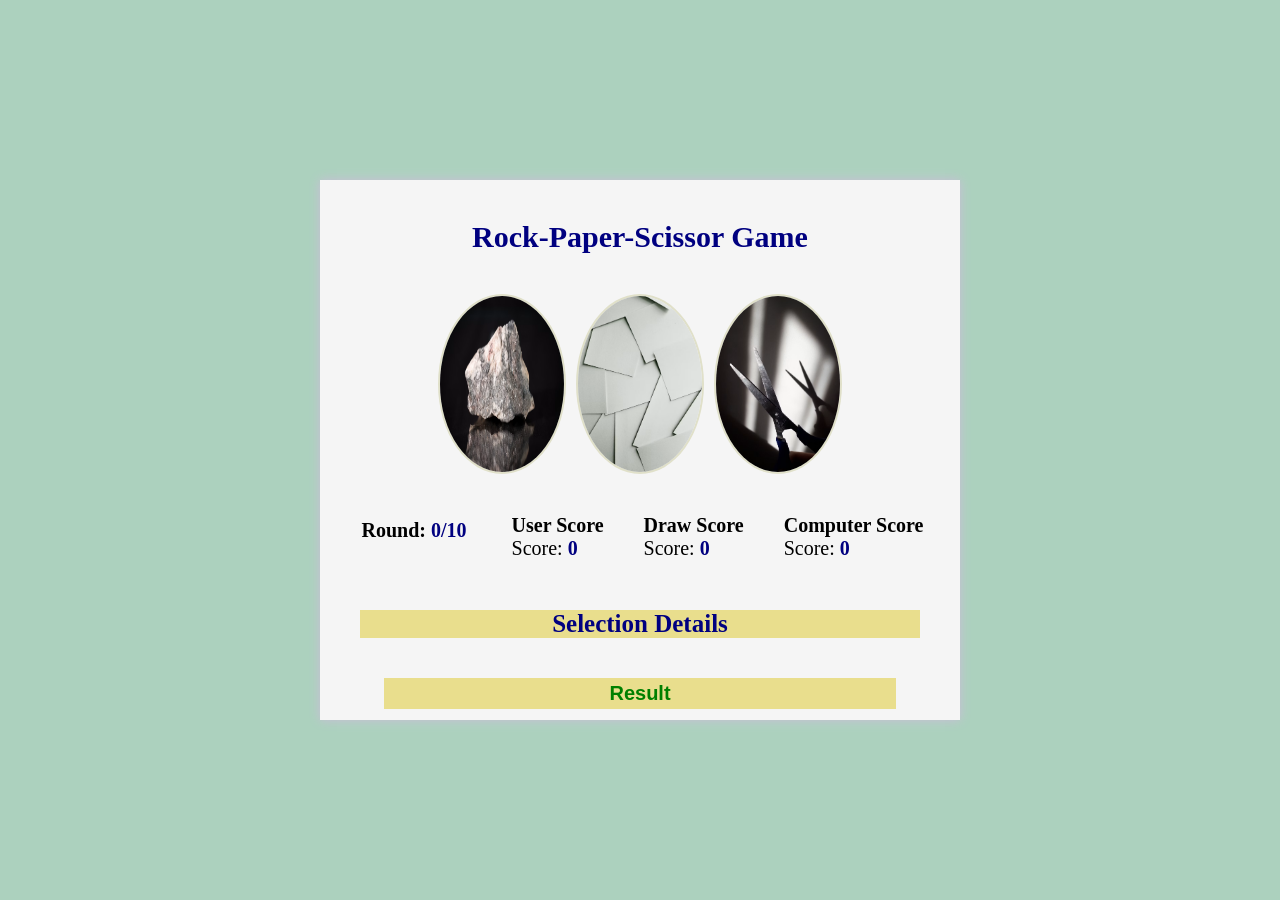
<file: rps-game/index.html>
<!doctype html>
<html lang="en">
  <head>
    <meta charset="UTF-8" />
    <meta name="viewport" content="width=device-width, initial-scale=1.0" />
    <title>Rock-Paper-Scissor</title>
    <link rel="stylesheet" href="style.css" />
  </head>
  <body>
    <div class="container">
      <p id="displaypara">Rock-Paper-Scissor Game</p>

      <div class="imagecontainer">
        <img src="rock.avif" id="rock" alt="Rock" />
        <img src="paper1.avif" id="paper" alt="Paper" />
        <img src="scissor2.avif" id="scissor" alt="Scissor" />
      </div>
      <div class="displaybox">
        <div>
          <p id="round">Round:<span id="turns"> 0/10</span></p>
        </div>
        <div class="leftdiv">
          <h4>User Score</h4>
          <p>Score: <span id="userscore">0</span></p>
        </div>
        <div class="center">
          <h4>Draw Score</h4>
          <p>Score: <span id="draw">0</span></p>
        </div>
        <div class="rightdiv">
          <h4>Computer Score</h4>
          <p>Score: <span id="compscore">0</span></p>
        </div>
      </div>
      <div>
        <p id="selection">Selection Details</p>
      </div>
      <div class="result">
        <button id="btn"><span>Result</span></button>
      </div>
    </div>
    <script src="script.js"></script>
  </body>
</html>
</file>
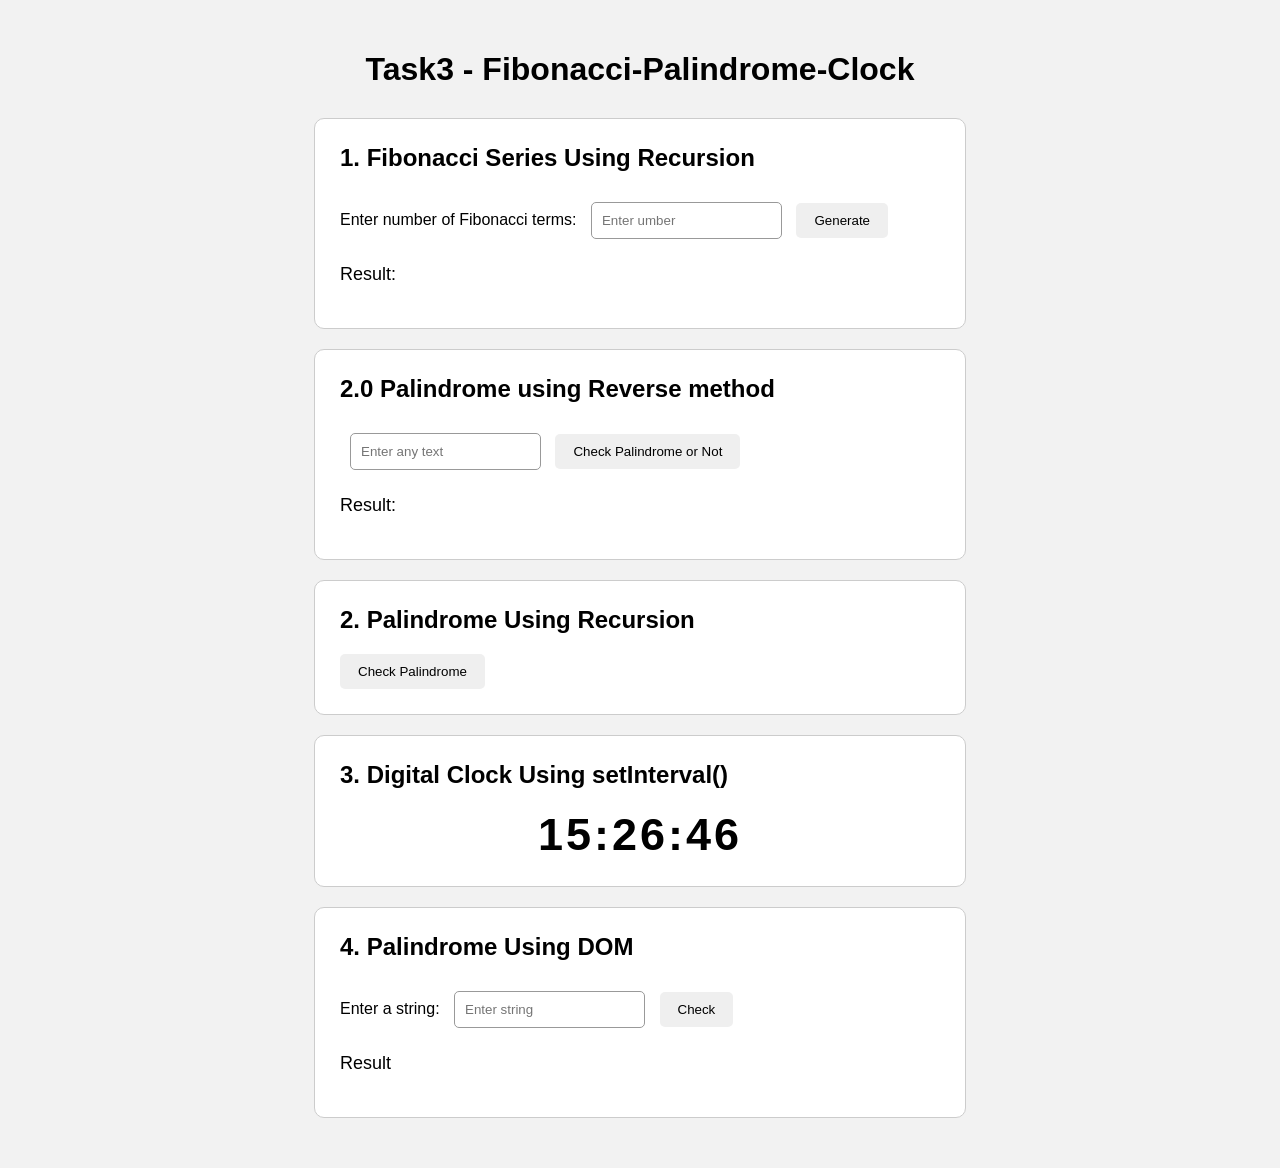
<file: task3/index.html>
<!doctype html>
<html lang="en">
  <head>
    <meta charset="UTF-8" />
    <meta name="viewport" content="width=device-width, initial-scale=1.0" />

    <title>Fibonacci-Palindrome-Clock</title>
    <link rel="stylesheet" href="style.css" />
  </head>

  <body>
    <h1>Task3 - Fibonacci-Palindrome-Clock</h1>
    <!-- 1Q) Write a Javascript program to get the first n fibonacci numbers using recursion . The value 'n' you can take from user(dynamically). -->

    <section class="task">
      <h2>1. Fibonacci Series Using Recursion</h2>
      <label for="num"> Enter number of Fibonacci terms: </label>
      <input type="number" id="num" min="1" placeholder="Enter umber " />
      <button onclick="displayFibonacci()">Generate</button>
      <p id="fibonacciResult">Result:</p>
    </section>
    <section class="task">
      <h2>2.0 Palindrome using Reverse method</h2>
      <label for="text"></label>
      <input
        type="text"
        id="text"
        name="text"
        placeholder="Enter any text"
        required
      />
      <button onclick="palindrome()">Check Palindrome or Not</button>
      <p id="palindomeResult">Result:</p>
    </section>

    <!-- 2Q - Write a Javascript program to check whether a given string is palindrome or not using recursion. Can take input from user using prompt. -->

    <section class="task">
      <h2>2. Palindrome Using Recursion</h2>
      <button onclick="palindromeUsingPrompt()">Check Palindrome</button>
    </section>

    <!-- 3Q - Creating a Clock using javascript setInterval() function.  -->
    <section class="task">
      <h2>3. Digital Clock Using setInterval()</h2>
      <div id="clock">00:00:00</div>
    </section>

    <!-- 4Q - By using DOM methods manipulate the browser document elements and implement the 2Q as shown in the attached image .Take input from user using input box. -->
    <section class="task">
      <h2>4. Palindrome Using DOM</h2>
      <label for="palindromeDOM"> Enter a string: </label>
      <input type="text" id="palindromeDOM" placeholder="Enter string" />
      <button onclick="checkPalindromeDOM()">Check</button>
      <p id="palindromeResult">Result</p>
    </section>

    <script src="script.js"></script>
  </body>
</html>
</file>
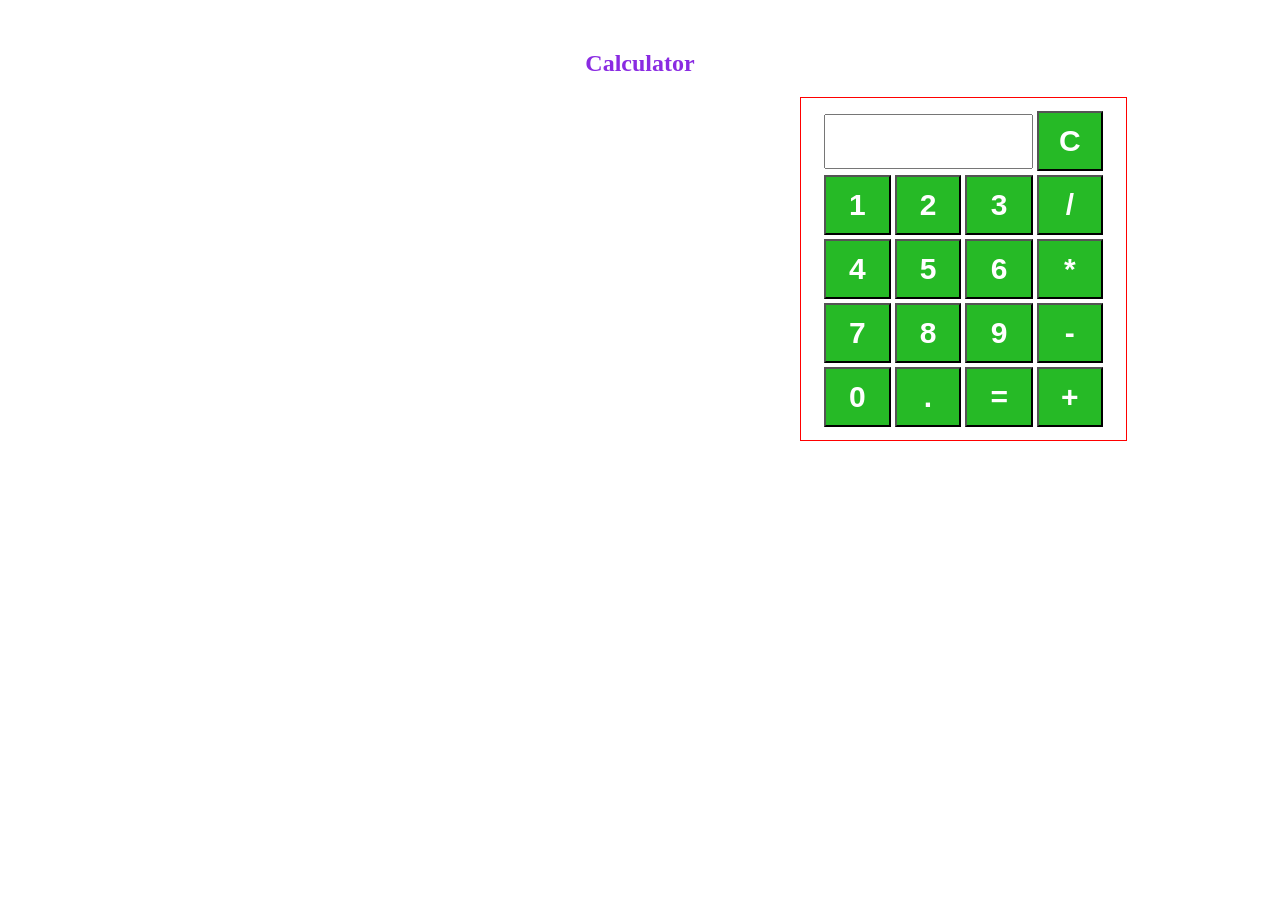
<file: calculator.html>
<!doctype html>
<html lang="en">
  <head>
    <meta charset="UTF-8" />
    <meta name="viewport" content="width=device-width, initial-scale=1.0" />
    <title>Calculator DOM</title>
    <style>
      body {
        margin: 0;
        padding: 0;
        box-sizing: border-box;
      }
      h2 {
        color: blueviolet;
        font-weight: bold;
        display: flex;
        justify-content: center;
        margin-top: 50px;
        margin-bottom: 0;
      }
      .table {
        width: 40%;
        align-items: center;
      }
      div {
        margin: 20px 800px;
        display: inline-block;
        justify-content: center;
        border: 1px solid red;
        padding: 10px 20px;
      }
      button {
        width: 100%;
        height: 60px;
        padding: 10px 20px;
        background-color: rgb(38, 186, 38);
        color: white;
        font-weight: bolder;
        font-size: 30px;
      }
      input {
        padding: 18px;
      }
    </style>
  </head>
  <body>
    <h2>Calculator</h2>
    <div>
      <table class="table">
        <tr>
          <td colspan="3"><input type="text" id="inputbox" /></td>
          <td><button value="C" onclick="empty()">C</button></td>
        </tr>
        <tr>
          <td><button value="1" onclick="clickbuttonfunc(1)">1</button></td>
          <td><button value="2" onclick="clickbuttonfunc(2)">2</button></td>
          <td><button value="3" onclick="clickbuttonfunc(3)">3</button></td>
          <td><button value="/" onclick="clickbuttonfunc('/')">/</button></td>
        </tr>
        <tr>
          <td><button value="4" onclick="clickbuttonfunc(4)">4</button></td>
          <td><button value="5" onclick="clickbuttonfunc(5)">5</button></td>
          <td><button value="6" onclick="clickbuttonfunc(6)">6</button></td>
          <td><button value="*" onclick="clickbuttonfunc('*')">*</button></td>
        </tr>
        <tr>
          <td><button value="7" onclick="clickbuttonfunc(7)">7</button></td>
          <td><button value="8" onclick="clickbuttonfunc(8)">8</button></td>
          <td><button value="9" onclick="clickbuttonfunc(9)">9</button></td>
          <td><button value="-" onclick="clickbuttonfunc('-')">-</button></td>
        </tr>
        <tr>
          <td><button value="0" onclick="clickbuttonfunc(0)">0</button></td>
          <td><button value="." onclick="clickbuttonfunc('.')">.</button></td>
          <td><button value="=" onclick="calc()">=</button></td>
          <td><button value="+" onclick="clickbuttonfunc('+')">+</button></td>
        </tr>
      </table>
    </div>
    <script>
      function clickbuttonfunc(val) {
        console.log("clickbuttonfunc");
        document.getElementById("inputbox").value += val;
      }
      function calc() {
        let var1 = document.getElementById("inputbox").value;
        let var2 = eval(var1);
        document.getElementById("inputbox").value = var2;
      }
      function empty() {
        document.getElementById("inputbox").value = "";
      }
    </script>
  </body>
</html>
</file>
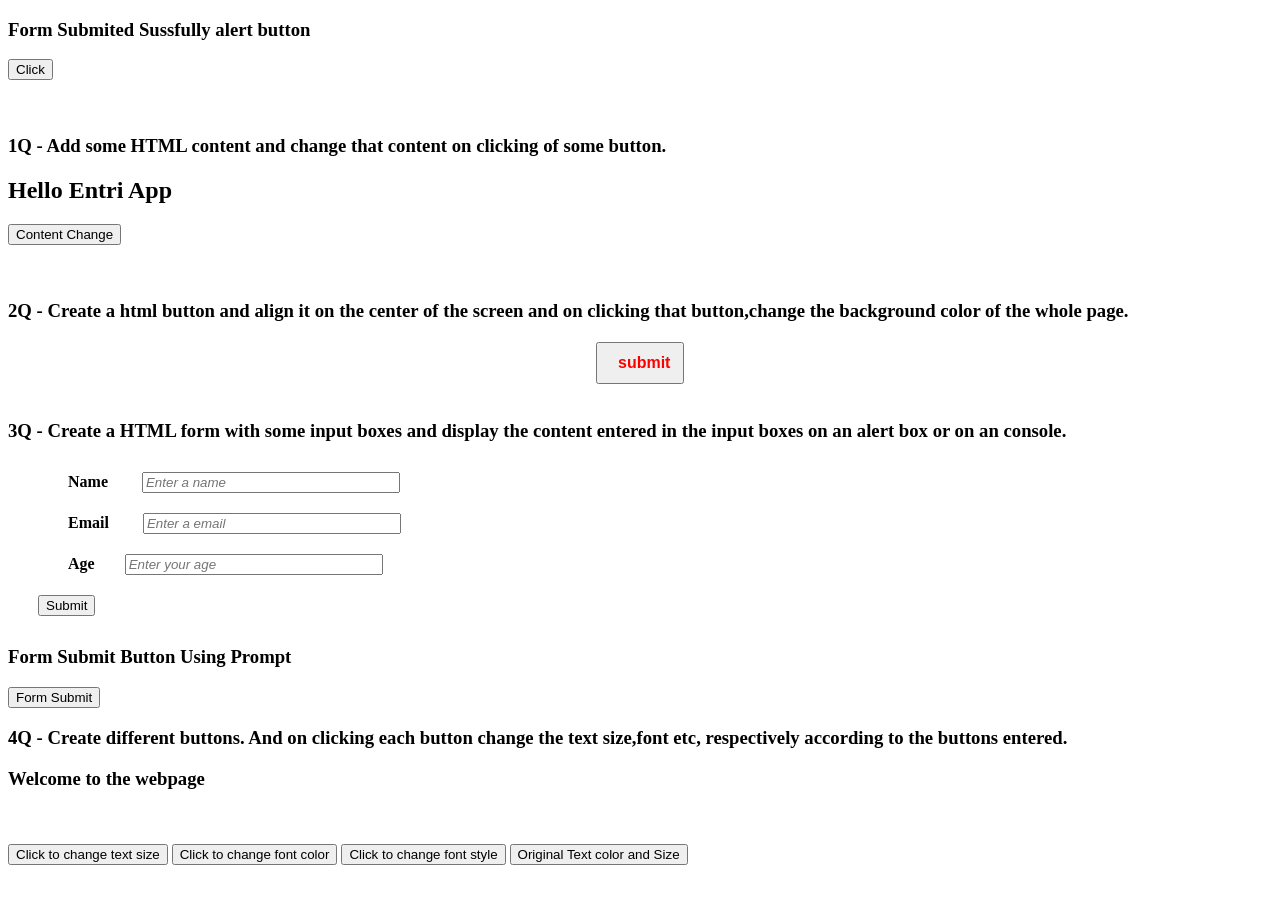
<file: task1.html>
<!doctype html>
<html lang="en">
  <head>
    <meta charset="UTF-8" />
    <meta name="viewport" content="width=device-width, initial-scale=1.0" />
    <title>Task1</title>
    <style>
      #color {
        width: 5.5rem;
        font-size: medium;
        color: red;
        font-weight: 600;
        padding: 10px 20px;
      }
      <!-- .cb {
        display: flex;
        justify-content: center;
        margin-top: 20px;
      }
      -- > .colorButton {
        margin: 0 650px;
        height: 20vh;
        display: flex;
        flex-direction: column;
        justify-content: center;
        align-items: center;
        text-align: center;
        background-color: rgb(232, 230, 230);
      }
      .formgroup {
        display: flex;
        flex-direction: column;
        gap: 20px;
        margin: 30px;
        font-size: 16px;
        font-weight: bold;
        /*font-family: 'Lucida Sans', 'Lucida Sans Regular', 'Lucida Grande', 'Lucida Sans Unicode', Geneva, Verdana, sans-serif;*/
      }
      .formgroup label {
        padding: 10px 30px;
      }
      .formgroup input {
        width: 250px;
        font-style: italic;
      }
    </style>
  </head>
  <body>
    <section>
      <div>
        <h3>Form Submited Sussfully alert button</h3>
        <button onclick="alert('Form submitted successfully')">Click</button>
      </div>

      <br /><br />
      <div>
        <h3>
          1Q - Add some HTML content and change that content on clicking of some
          button.
        </h3>
        <h2 id="contenth2">Hello Entri App</h2>
        <button onclick="content()">Content Change</button>
      </div>
      <br /><br />

      <div class="colorButton">
        <h3>
          2Q - Create a html button and align it on the center of the screen and
          on clicking that button,change the background color of the whole page.
        </h3>
        <div class="cb">
          <button id="color" onclick="toggleColor()">submit</button>
        </div>
      </div>
      <br />

      <div>
        <h3>
          3Q - Create a HTML form with some input boxes and display the content
          entered in the input boxes on an alert box or on an console.
        </h3>
        <form id="myForm" class="formgroup">
          <div class="divform">
            <label for="name">Name</label>
            <input type="text" id="name" placeholder="Enter a name" />
          </div>

          <div>
            <label for="email">Email</label>
            <input type="email" id="email" placeholder="Enter a email" />
          </div>

          <div>
            <label for="age">Age</label
            ><input type="number" id="age" placeholder="Enter your age" />
          </div>

          <div>
            <button id="submit" type="submit">Submit</button>
          </div>
        </form>
        <h3>Form Submit Button Using Prompt</h3>
        <button onclick="formPrompt()" id="formPrompt">Form Submit</button>
      </div>

      <h3>
        4Q - Create different buttons. And on clicking each button change the
        text size,font etc, respectively according to the buttons entered.
      </h3>

      <div>
        <h3 id="text1">Welcome to the webpage</h3>
        <br /><br />
        <button onclick="textSize()" id="textSize">
          Click to change text size
        </button>
        <button onclick="fontColor()" id="fontColor">
          Click to change font color
        </button>
        <button onclick="fontStyle()" id="fontStyle">
          Click to change font style
        </button>
        <button onclick="backToOriginal()" id="backOriginal">
          Original Text color and Size
        </button>
      </div>
      <br />
    </section>

    <script>
      /*
      alert("This is a direct alert message");

      let num1 = parseInt(prompt("Enter a first value"));
      let num2 = parseInt(prompt("Enter second value"));
      document.write(num1 + num2);

      let result = confirm("Are you sure, you want to do this operation?");
      document.write(result);
      */

      function content() {
        let heading = document.getElementById("contenth2");

        if (heading.textContent === "Hello Entri App") {
          heading.textContent = "Full Stack Developer";
        } else {
          heading.textContent = "Hello Entri App";
        }
      }

      function toggleColor() {
        if (document.body.style.backgroundColor === "lightgreen") {
          document.body.style.backgroundColor = "";
        } else {
          document.body.style.backgroundColor = "lightgreen";
        }
      }

      /* ======== Form Script ======== */
      //Label and input model
      document
        .getElementById("myForm")
        .addEventListener("submit", function (event) {
          event.preventDefault();

          let name = document.getElementById("name").value;
          let email = document.getElementById("email").value;
          let age = document.getElementById("age").value;

          alert("Name : " + name + "\nEmail : " + email + "\nAge : " + age);

          console.log("Name : ", name);
          console.log("Email : ", email);
          console.log("Age : ", age);
        });

      //Prompt modal
      function formPrompt() {
        let name1 = prompt("Enter Your Name");
        let course1 = prompt("enter your course");
        let age1 = parseInt(prompt("Enter your age"));

        alert("Name : " + name1 + "\nCourse : " + course1 + "\nAge : " + age1);
      }

      /* ===== Q4 Multible Buttons ====== */
      function textSize() {
        document.getElementById("text1").style.fontSize = "30px";
      }

      function fontColor() {
        document.getElementById("text1").style.color = "blue";
      }
      function fontStyle() {
        document.getElementById("text1").style.fontFamily = "Lucida Sans";
      }
      function backToOriginal() {
        document.getElementById("text1").style.fontSize = "";
        document.getElementById("text1").style.color = "";
        document.getElementById("text1").style.fontFamily = "";
      }
    </script>
  </body>
</html>
</file>
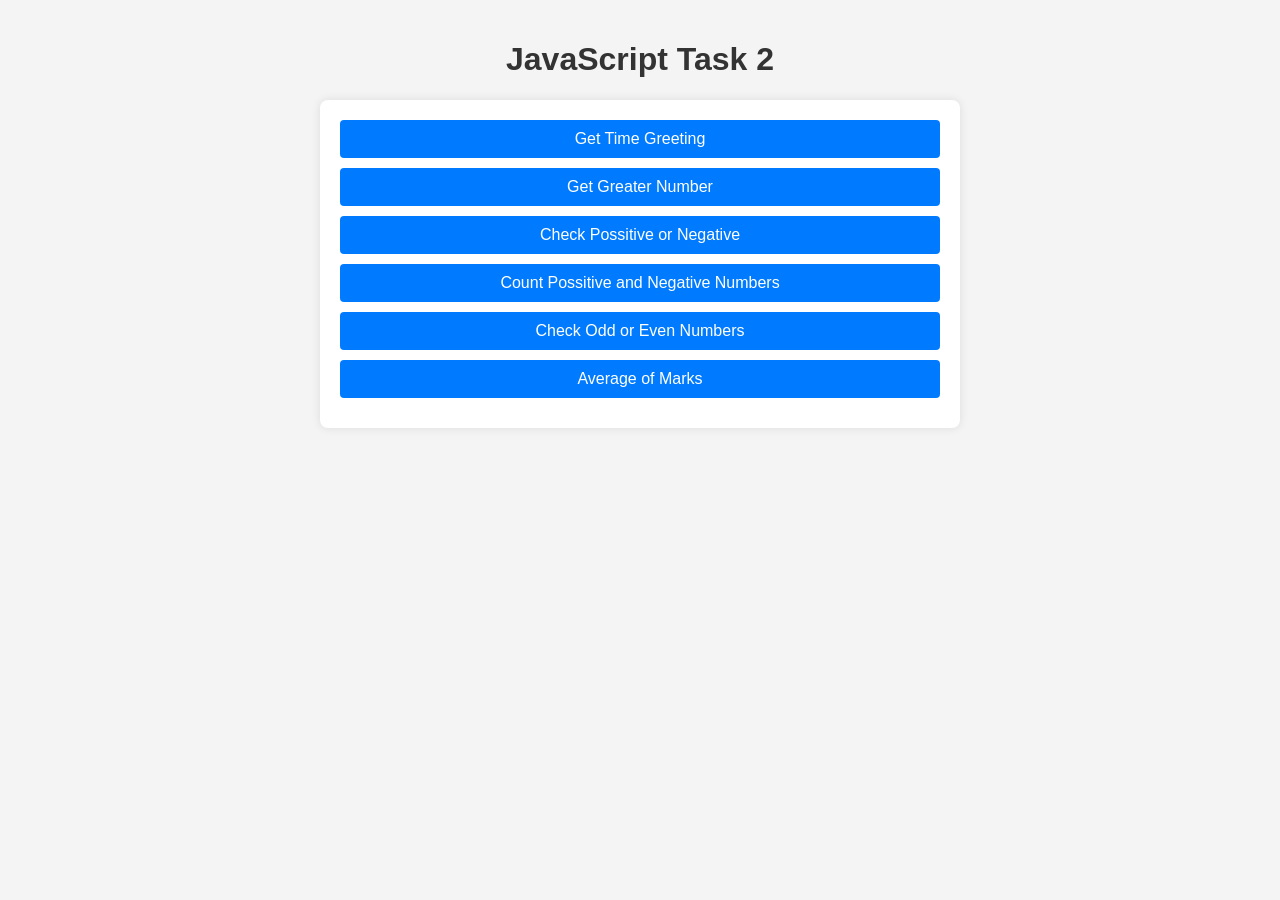
<file: task2.html>
<!doctype html>
<html lang="en">
  <head>
    <meta charset="UTF-8" />
    <meta name="viewport" content="width=device-width, initial-scale=1.0" />
    <title>JS - Task2</title>
    <style>
      body {
        font-family: Arial, sans-serif;
        background-color: #f4f4f4;
        margin: 0;
        padding: 20px;
      }

      h1 {
        text-align: center;
        color: #333;
      }

      .container {
        max-width: 600px;
        margin: 0 auto;
        background-color: #fff;
        padding: 20px;
        border-radius: 8px;
        box-shadow: 0 0 10px rgba(0, 0, 0, 0.1);
      }

      button {
        display: block;
        width: 100%;
        padding: 10px;
        margin-bottom: 10px;
        font-size: 16px;
        cursor: pointer;
        background-color: #007bff;
        color: white;
        border: none;
        border-radius: 4px;
      }

      button:hover {
        background-color: #0056b3;
      }
    </style>
  </head>
  <body>
    <h1>JavaScript Task 2</h1>
    <div class="container">   
      <div class="time-greeting">
        <button id="timeGreeting" onclick="getTimeGreeting()">
          Get Time Greeting
        </button>
      </div>

      <!-- Display greater number from  -->
      <div class="greater-number">
        <button id="greaterNumber" onclick="greater(7, 4)">
          Get Greater Number
        </button>
      </div>

      <!-- Display given number is positive or negative -->

      <div class="possitive-negative">
        <button id="possitiveNegative" onclick="possitiveNegative()">
          Check Possitive or Negative
        </button>
      </div>
      <div>
        <!-- Count Positive and Negative numbers from given numbers -->
          <div class="array-positive-negative">
            <button id="arrayPositiveNegative" onclick="possitiveNegativeCount()">
              Count Possitive and Negative Numbers
            </button>
      </div>
       
   

     <!-- Odd Even Numbers -->
      <div>
        <button id="oddEvenNumbers" onclick="oddEvenNumbers()">
          Check Odd or Even Numbers 
        </button>
      </div>

      <!-- Average of students marks on 5 subjects -->
       <div>
        <button id="averageMarks" onclick="averageMarks()">
          Average of Marks 
        </button>
       </div>
    </div>
    <script>
      /* 1Q. Take the time from the user using prompt() function in digits - 0 to 23 , based on that entered time , alert whether it is "good morning" or "good afternoon" or "good evening" or "good night" using if else conditionals.*/

      function getTimeGreeting() {
        let time = prompt("Enter the time in digits (0 to 23):");
        time = parseInt(time);

        if (time >= 0 && time < 12) {
          alert("Good morning");
        } else if (time >= 12 && time < 17) {
          alert("Good afternoon");
        } else if (time >= 17 && time < 21) {
          alert("Good evening");
        } else if (time >= 21 && time <= 23) {
          alert("Good night");
        } else {
          alert(
            "Invalid time entered. Please enter a number between 0 and 23.",
          );
        }
      }

     

      /* 2Q)Take two numbers as a function parameter and display which number is greater among them. */

      function greater(n1, n2) {
        n1 = parseInt(prompt("Enter the first number:"));
        n2 = parseInt(prompt("Enter the second number:"));

        if (n1 > n2) {
          alert("First Number is: " + n1 +  "\n\nSecond Number is : " + n2 + "\n\n\n" +n1 + " is greater number");
          return n1;
        } else if (n2 > n1) {
          alert("First Number is: " + n1 +  "\n\nSecond Number is : " + n2 + "\n\n\n" +n2 + " is greater number");
          return n2;
        }
      }

      /* 3Q) Write a program that determines whether a given number is positive or negative.  */

      function possitiveNegative() {
        let number = parseInt(prompt("Enter a Number:"));
        if (number > 0) {
          alert(`${number} is a possitive number`);
        } else if (number < 0) {
          alert(` ${number} is a negative number`);
        } else {
          alert(`${number} is Zero`);
        }
      }

      /* 4Q) Take some numbers into an array and display how many numbers are positive in it and how many numbers are negative in it. */

      function possitiveNegativeCount() {
        let arry = []; //empty array to store numbers
        let size = parseInt(prompt("Enter numbers:")); //take array size
        alert(`Next Enter possitive and negative ${size} numbers one by one `);

        // take array elements from the user
        for (let i = 0; i < size; i++) {
          arry[i] = parseInt(prompt("Enter a number:" + (i + 1)));
        }

        let countPositive = 0;
        let countNegative = 0;
        //Check the element
        for (let i = 0; i < arry.length; i++) {
          if (arry[i] > 0) {
            countPositive++;
          } else if (arry[i] < 0) {
            countNegative++;
          }
        }
        alert(
          "Entered Numbers:" +
            arry +
            "\n\nPositive Numbers: " +
            countPositive +
            "\n\n Negative Numbers: " +
            countNegative,
        );
      }

      /* 5Q)Write a Javascript for loop that iterates  from 0 to 15.For each iteration, it checks if the current number is odd or even, and displays a message on the screen. */

      function oddEvenNumbers() {
        let number = parseInt(prompt("Enter a number:"));
        
        if (number % 2 === 0) {
            console.log(number + " is Even Number");
          } else {
            console.log(number + " is Odd Number");
          }
        alert("Entered Number is: " + number + "\n\nnumber is: " + (number % 2 === 0 ? "Even" : "Odd"));

        console.log("");
        console.log("Iterating from 0 to 15 and checking odd/even numbers:");

        for (let i = 0; i < 15; i++) {
          if (i % 2 === 0) {
            console.log(i + " is Even Number");
          } else {
            console.log(i + " is Odd Number");
          }
        }
      }

      /* 6Q)Take marks of 5 students as an input from user or take them as a function parameters and calculate the average of those marks and display the average onto the screen. */
      function averageMarks() {
        let stud1 = parseInt(prompt("Enter marks of Student 1:"));
        let stud2 = parseInt(prompt("Enter marks of Student 2:"));  
        let stud3 = parseInt(prompt("Enter marks of Student 3:"));
        let stud4 = parseInt(prompt("Enter marks of Student 4:"));
        let stud5 = parseInt(prompt("Enter marks of Student 5:"));

        let average = (stud1 + stud2 + stud3 + stud4 + stud5) / 5;
          alert(`Student 1 Marks: ${stud1}\nStudent 2 Marks: ${stud2}\nStudent 3 Marks: ${stud3}\nStudent 4 Marks: ${stud4}\nStudent 5 Marks: ${stud5}
        \n\nAverage Marks: ${average}`);  
      }

    </script>
  </body>
</html>
</file>
<file: rps-game/style.css>
* {
  margin: 0;
  padding: 0;
  box-sizing: border-box;
}
body {
  background-color: rgb(172, 209, 190);
  display: flex;
  justify-content: center;
  align-items: center;
  height: 100vh;
}
.container {
  width: 50%;
  background-color: whitesmoke;
  height: 60vh;
  padding: 0 0 20px;
  box-shadow: 0 0 10px rgb(203, 189, 217);
}
#displaypara {
  color: navy;
  display: flex;
  justify-content: center;
  font-size: 30px;
  font-weight: bold;
  margin: 40px;
}
#selection {
  display: flex;
  justify-content: center;
  background-color: rgb(233, 222, 141);
  transition: 0.5s ease-in-out;
  font-size: 25px;
  font-weight: bold;
  margin: 40px;
  color: navy;
}
#selection:hover {
  transform: scale(90%);
}
.uchoice,
.cchoice {
  font-size: 25px;
  font-weight: bold;
  color: orangered;
}
.winner {
  color: green;
}
.imagecontainer {
  display: flex;
  gap: 10px;
  justify-content: center;
  margin-top: 3px;
}
.imagecontainer img {
  width: 10vw;
  height: 20vh;
  border-radius: 50%;
  border: 2px solid rgb(224, 224, 201);
  cursor: pointer;
  transition: 0.5s ease-in-out;
}

.imagecontainer img:hover {
  transform: scale(90%);
}
.displaybox {
  display: flex;
  gap: 20px;
  justify-content: center;
  margin-top: 30px;
}
#round {
  font-size: 20px;
  padding: 15px;
  font-weight: bold;
}
#turns {
  color: navy;
}
.leftdiv,
.rightdiv,
.center {
  font-size: 20px;
  padding: 10px;
}
.result {
  display: flex;
  justify-content: center;
  margin-top: 30px;
}
/* .rightdiv {
  font-size: 20px;
  padding: 10px;
} */
.result button {
  width: 80%;
  padding: 4px;
  background-color: rgb(233, 222, 141);
  border: none;
  transition: 0.5s ease-in-out;
  font-size: 20px;
  font-weight: bold;
  color: green;
}
.result button:hover {
  transform: scale(90%);
}
#userscore,
#compscore,
#draw {
  font-weight: bold;
  color: navy;
}
</file>
<file: task3/style.css>
body {
  font-family: Arial, sans-serif;
  background-color: #f2f2f2;
  margin: 0;
  padding: 30px;
}

h1 {
  text-align: center;
  margin-bottom: 30px;
}

.task {
  background-color: white;
  width: 600px;
  max-width: 90%;
  margin: 20px auto;
  padding: 25px;
  border: 1px solid #ccc;
  border-radius: 10px;
}

.task h2 {
  margin-top: 0;
}

input {
  padding: 10px;
  margin: 10px;
  border: 1px solid #999;
  border-radius: 5px;
}

button {
  padding: 10px 18px;
  border: none;
  border-radius: 5px;
  cursor: pointer;
}

button:hover {
  opacity: 0.8;
}

p {
  font-size: 18px;
  margin-top: 15px;
}

#clock {
  font-size: 45px;
  font-weight: bold;
  text-align: center;
  margin-top: 20px;
  letter-spacing: 3px;
}
</file>
